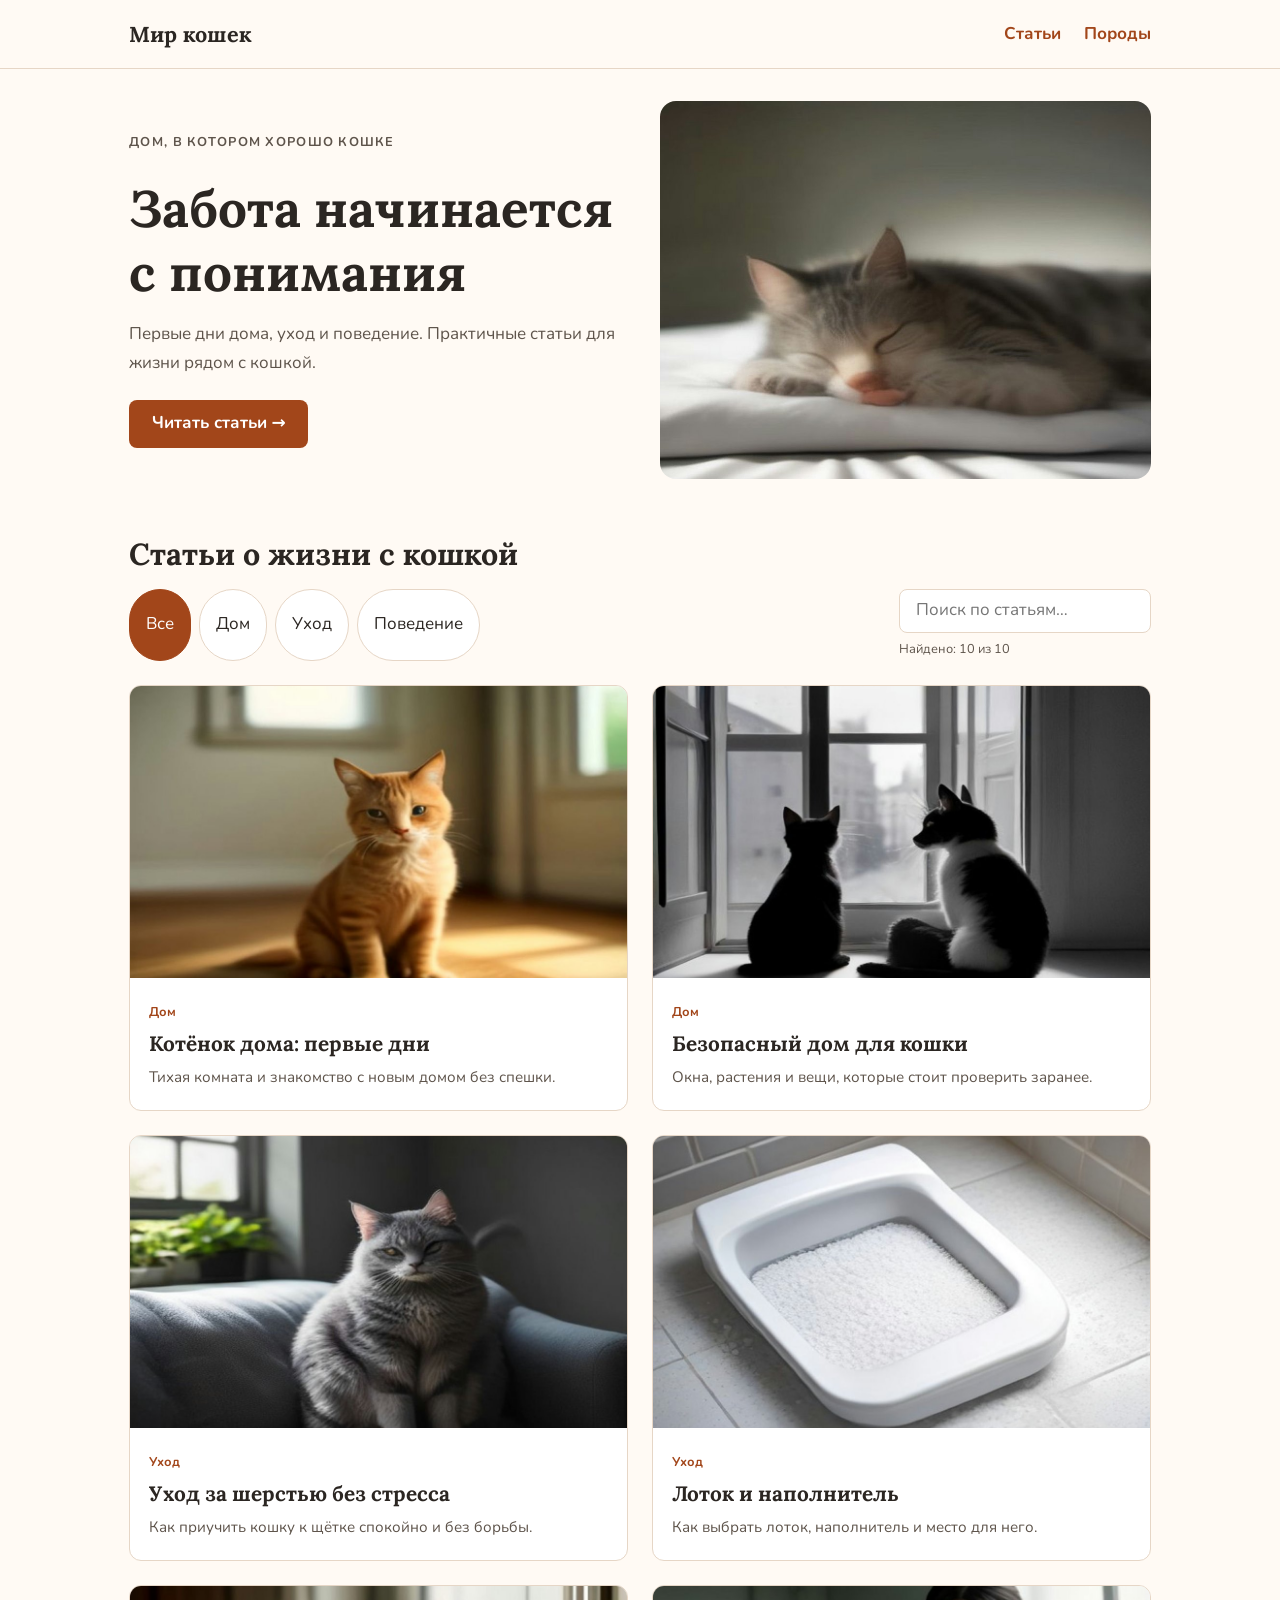
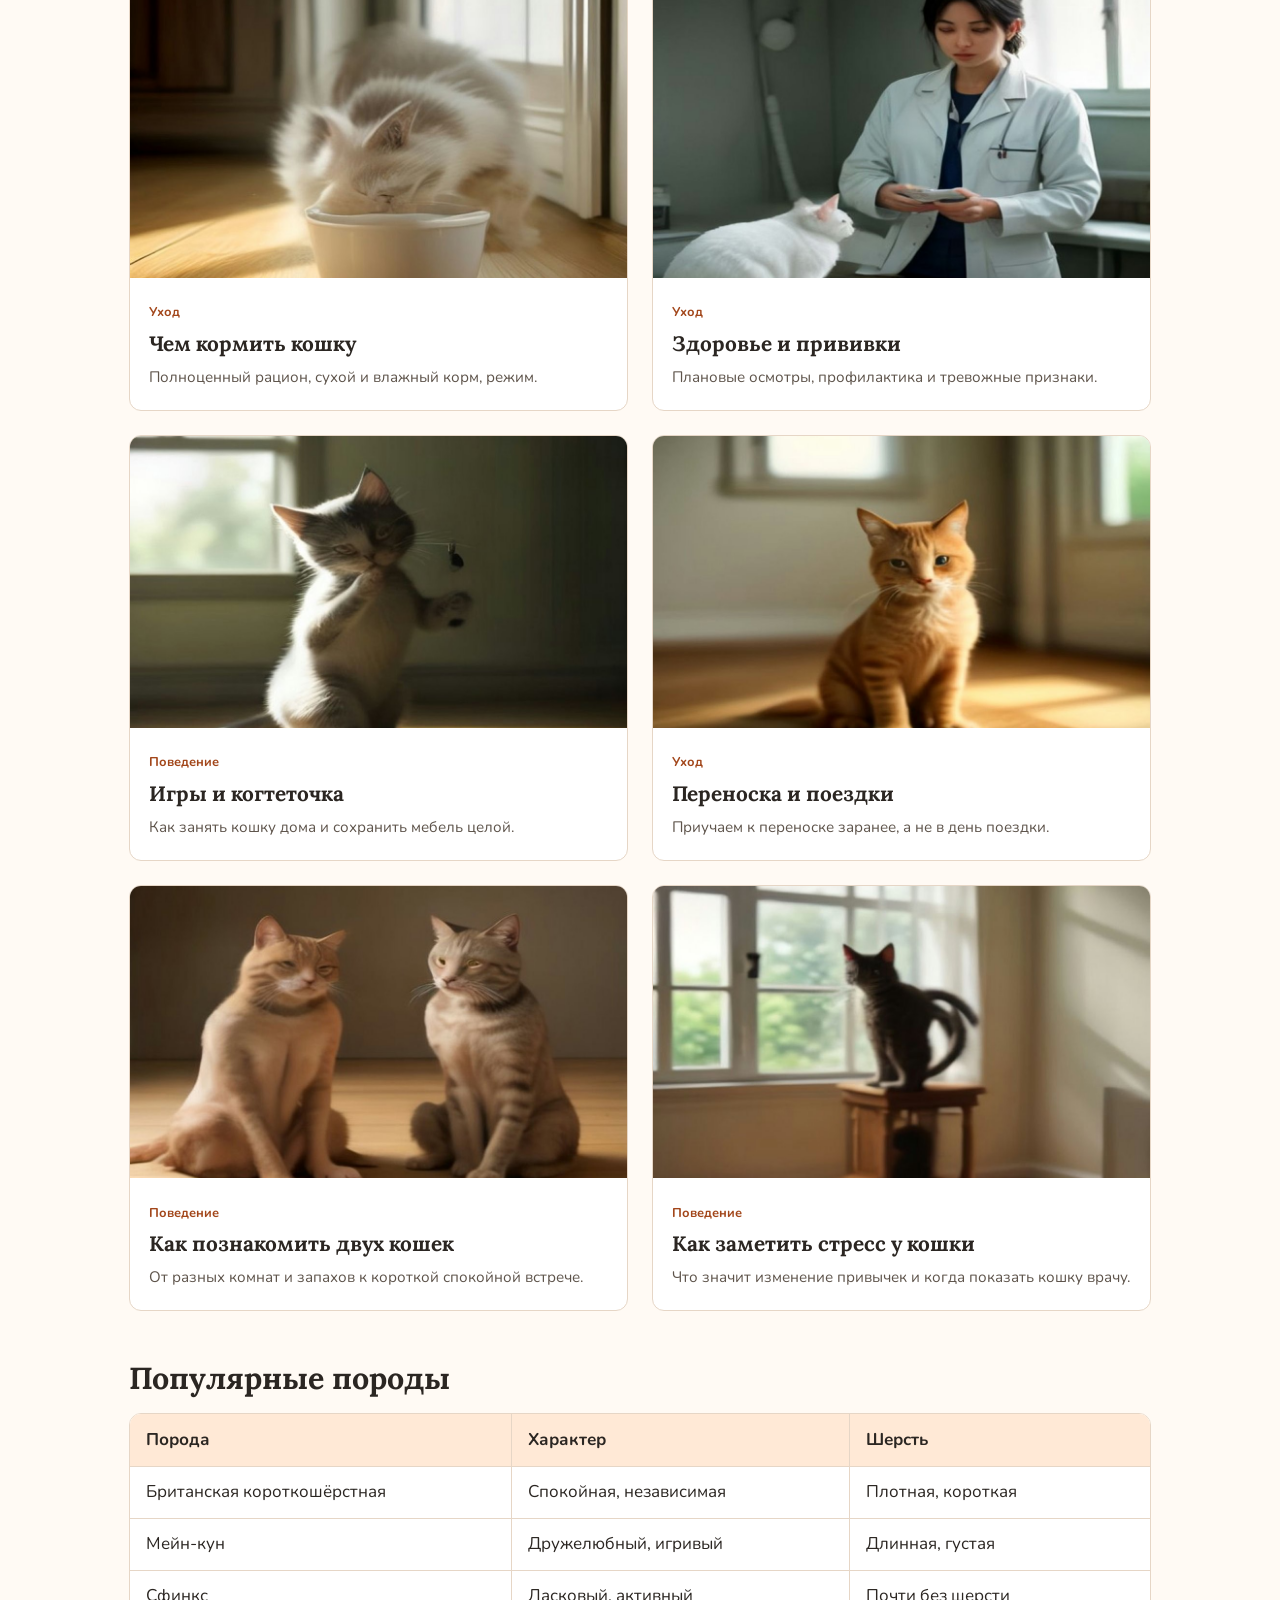
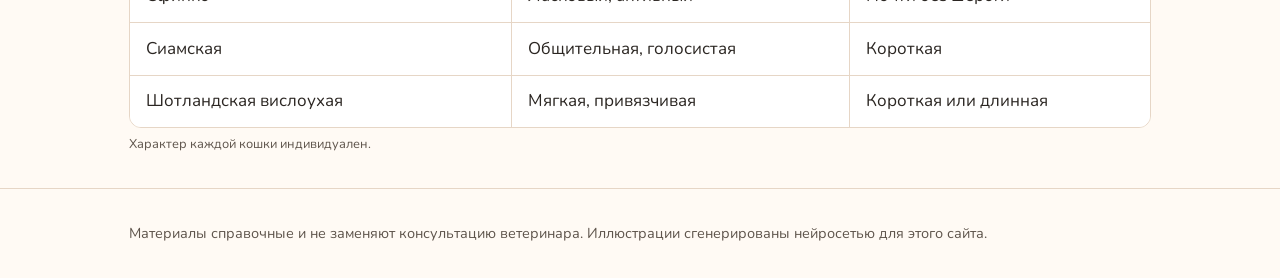
<file: index.html>
<!doctype html><html lang="ru"><head><meta charset="utf-8"><meta name="viewport" content="width=device-width,initial-scale=1"><title>Мир кошек — содержание, уход, питание, здоровье</title><meta name="description" content="Статьи о кошках с фотографиями: котёнок дома, уход, питание, игры и поведение."><link rel="preconnect" href="https://fonts.googleapis.com"><link rel="preconnect" href="https://fonts.gstatic.com" crossorigin><link href="https://fonts.googleapis.com/css2?family=Lora:wght@600;700&family=Nunito:wght@400;700&display=swap" rel="stylesheet"><link rel="stylesheet" href="app.css"></head><body><header><div class="bar"><a class="logo" href="index.html">Мир кошек</a><nav id="menu" aria-label="Меню"><a href="#articles">Статьи</a><a href="#breeds">Породы</a></nav></div></header><main><section class="hero"><div><p class="eyebrow">Дом, в котором хорошо кошке</p><h1>Забота начинается с понимания</h1><p>Первые дни дома, уход и поведение. Практичные статьи для жизни рядом с кошкой.</p><a class="btn" href="#articles">Читать статьи →</a></div><figure id="hero-img"></figure></section><section id="articles"><h2 class="t">Статьи о жизни с кошкой</h2><div class="ctl"><div class="f" role="group" aria-label="Тема"><button data-f="Все" aria-pressed="true">Все</button><button data-f="Дом" aria-pressed="false">Дом</button><button data-f="Уход" aria-pressed="false">Уход</button><button data-f="Поведение" aria-pressed="false">Поведение</button></div><div><label for="q" style="position:absolute;left:-999px">Поиск по статьям</label><input id="q" type="search" placeholder="Поиск по статьям…" autocomplete="off"><p class="cap" id="cnt" aria-live="polite"></p></div></div><div class="cards" id="cards"></div><div id="empty" hidden><h3>Такой статьи пока нет</h3><p>Попробуйте другое слово.</p><button class="btn" id="reset">Показать все</button></div></section><section id="breeds"><h2 class="t">Популярные породы</h2><div class="tw"><table><thead><tr><th>Порода</th><th>Характер</th><th>Шерсть</th></tr></thead><tbody><tr><td>Британская короткошёрстная</td><td>Спокойная, независимая</td><td>Плотная, короткая</td></tr><tr><td>Мейн-кун</td><td>Дружелюбный, игривый</td><td>Длинная, густая</td></tr><tr><td>Сфинкс</td><td>Ласковый, активный</td><td>Почти без шерсти</td></tr><tr><td>Сиамская</td><td>Общительная, голосистая</td><td>Короткая</td></tr><tr><td>Шотландская вислоухая</td><td>Мягкая, привязчивая</td><td>Короткая или длинная</td></tr></tbody></table></div><p class="cap">Характер каждой кошки индивидуален.</p></section></main><footer><p>Материалы справочные и не заменяют консультацию ветеринара. Иллюстрации сгенерированы нейросетью для этого сайта.</p></footer><script src="data.js"></script><script src="app.js"></script></body></html>
</file>
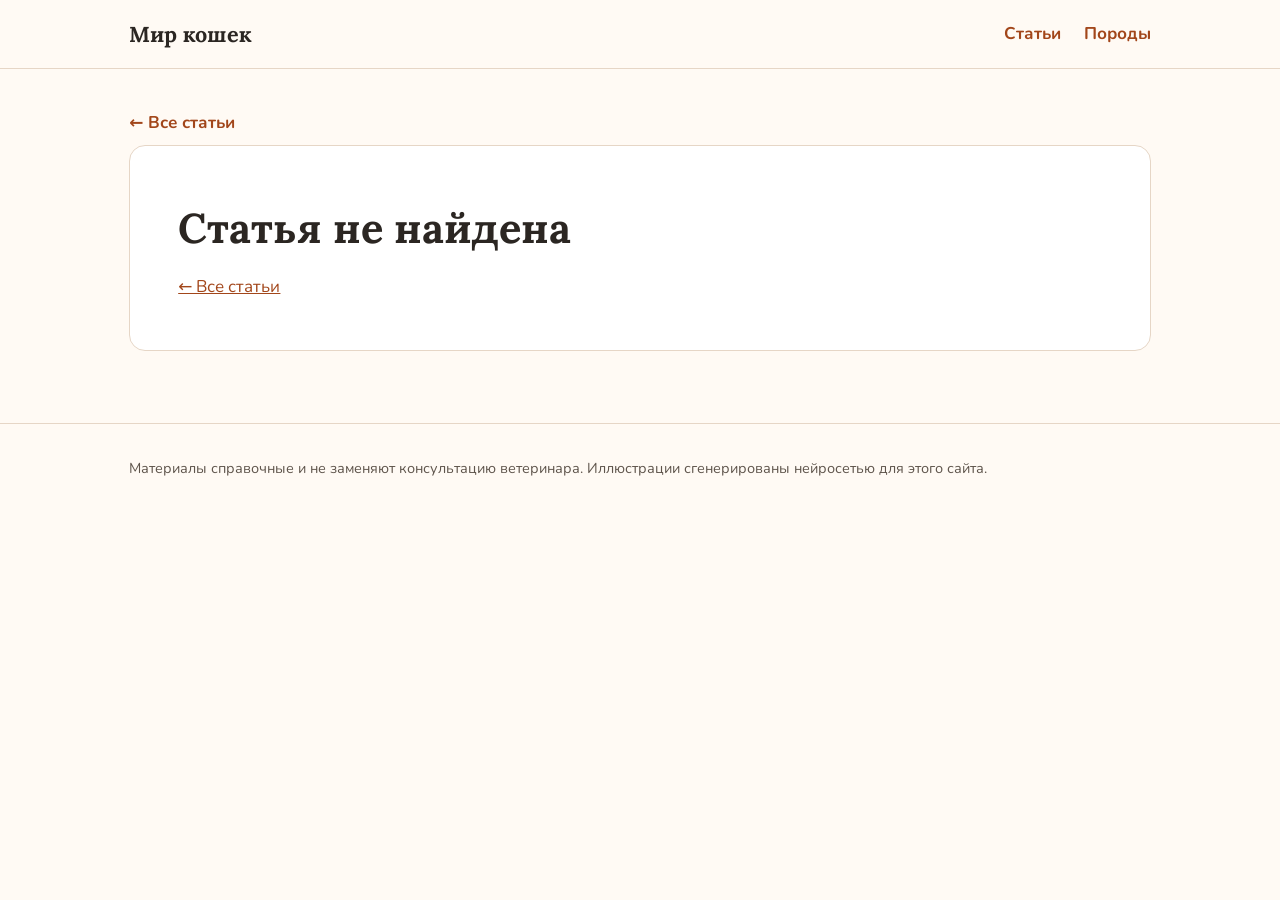
<file: article.html>
<!doctype html><html lang="ru"><head><meta charset="utf-8"><meta name="viewport" content="width=device-width,initial-scale=1"><title>Статья — Мир кошек</title><meta name="description" content="Статья о жизни с кошкой."><link rel="preconnect" href="https://fonts.googleapis.com"><link rel="preconnect" href="https://fonts.gstatic.com" crossorigin><link href="https://fonts.googleapis.com/css2?family=Lora:wght@600;700&family=Nunito:wght@400;700&display=swap" rel="stylesheet"><link rel="stylesheet" href="app.css"></head><body><header><div class="bar"><a class="logo" href="index.html">Мир кошек</a><nav aria-label="Меню"><a href="index.html#articles">Статьи</a><a href="index.html#breeds">Породы</a></nav></div></header><main><a class="back" href="index.html#articles">← Все статьи</a><article class="art" id="article"></article><section class="rel" id="related"></section></main><footer><p>Материалы справочные и не заменяют консультацию ветеринара. Иллюстрации сгенерированы нейросетью для этого сайта.</p></footer><script src="data.js"></script><script src="app.js"></script></body></html>
</file>
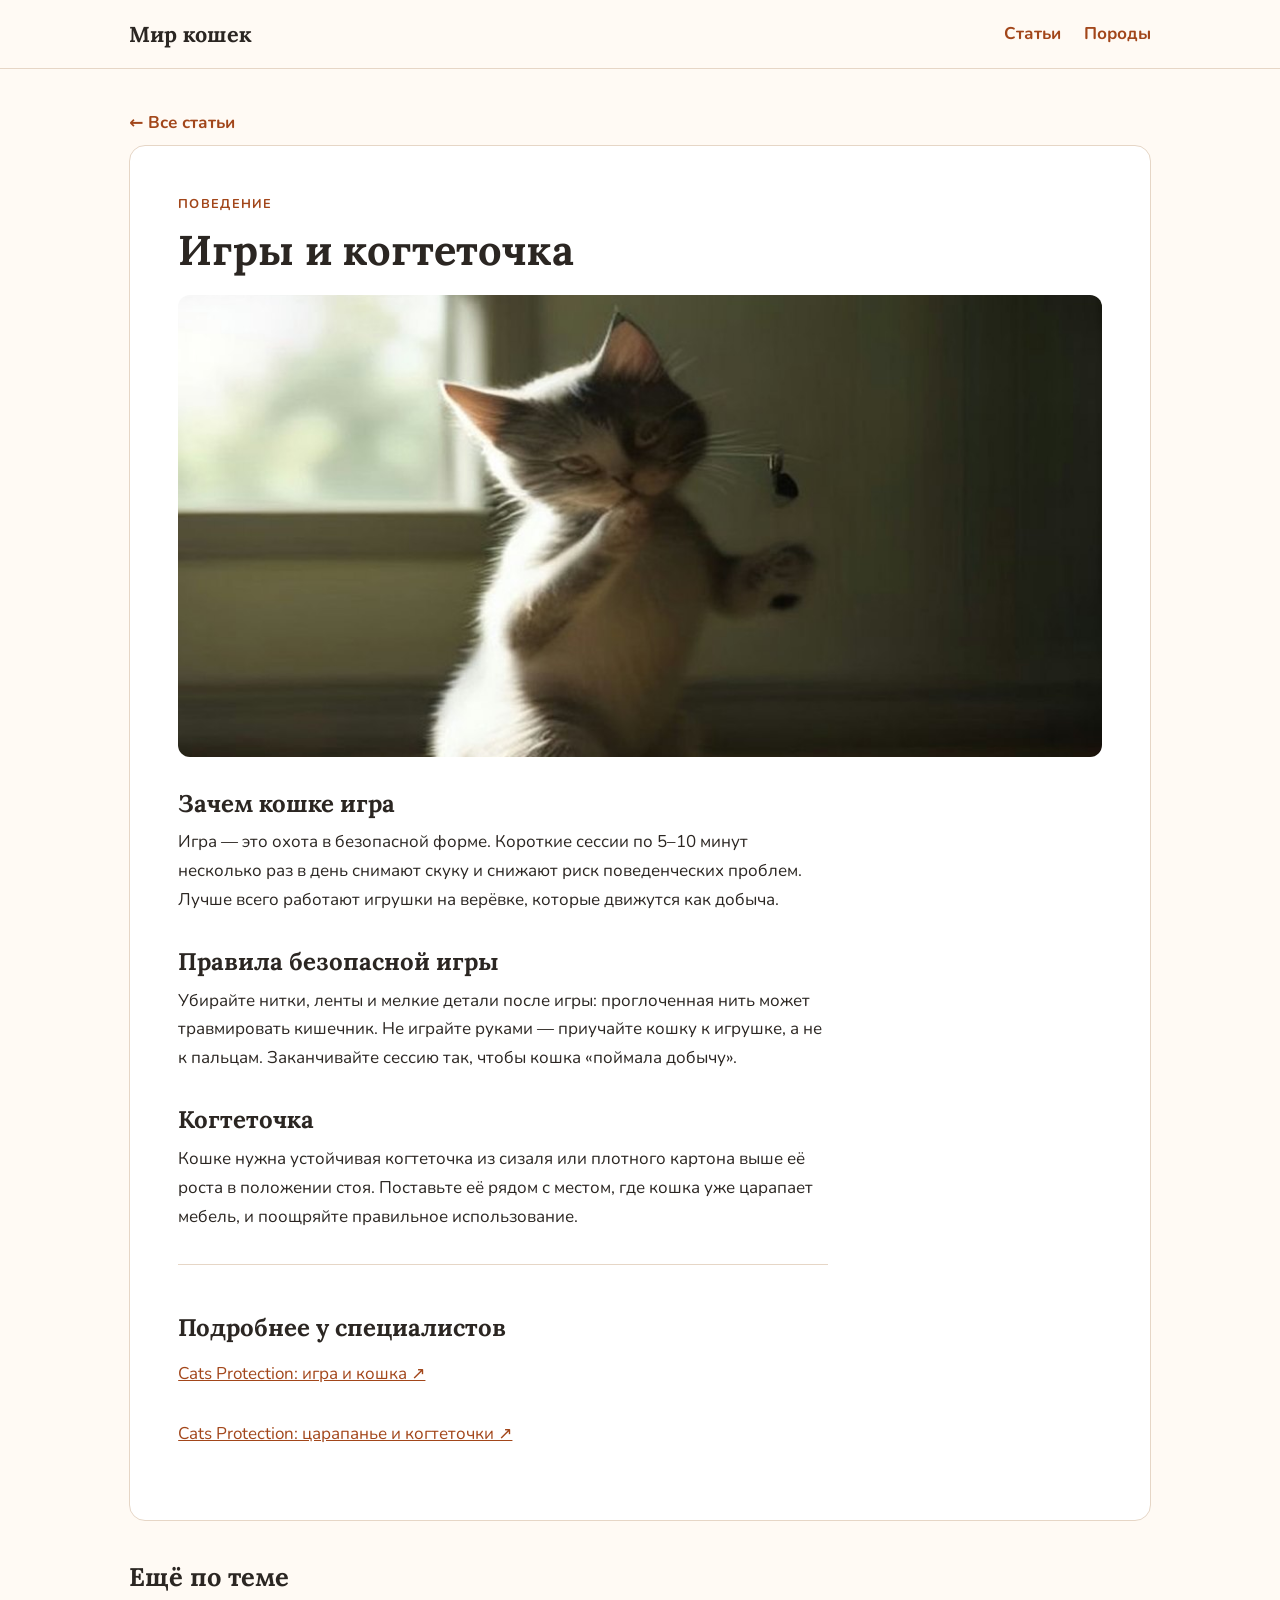
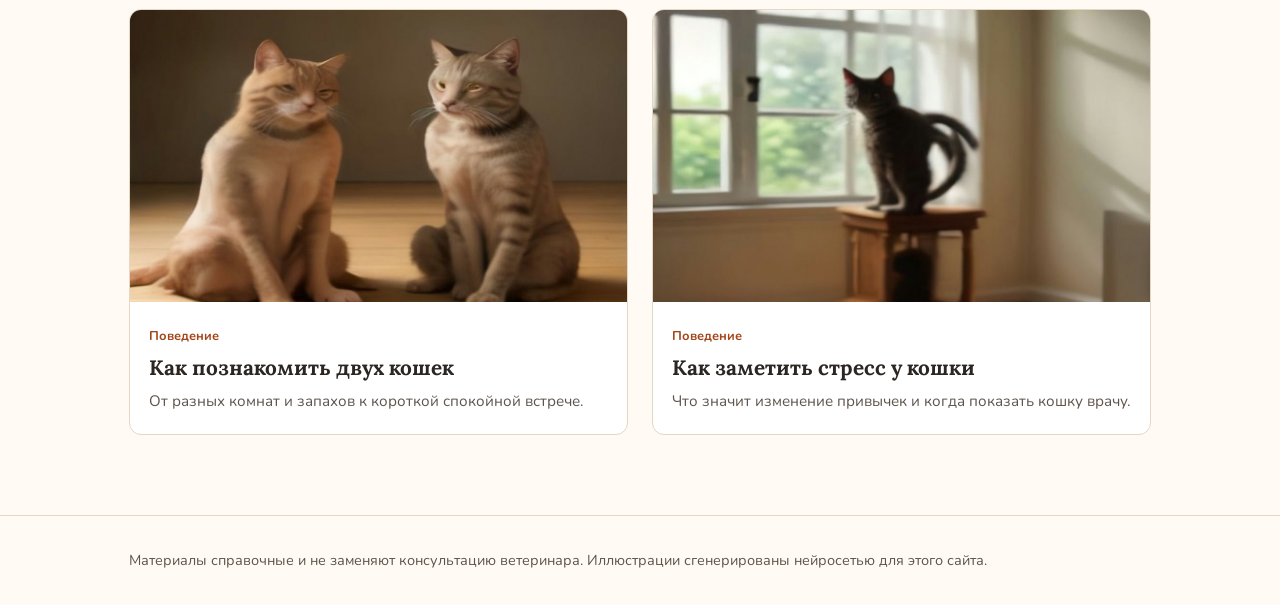
<file: articles/igry.html>
<!doctype html><html lang="ru"><head><meta charset="utf-8"><meta name="viewport" content="width=device-width,initial-scale=1"><title>Игры и когтеточка — Мир кошек</title><link rel="canonical" href="../article.html?a=igry"><meta http-equiv="refresh" content="0; url=../article.html?a=igry"><meta name="robots" content="noindex"><script>location.replace('../article.html?a=igry')</script></head><body><p>Статья переехала: <a href="../article.html?a=igry">Игры и когтеточка</a>.</p></body></html>
</file>
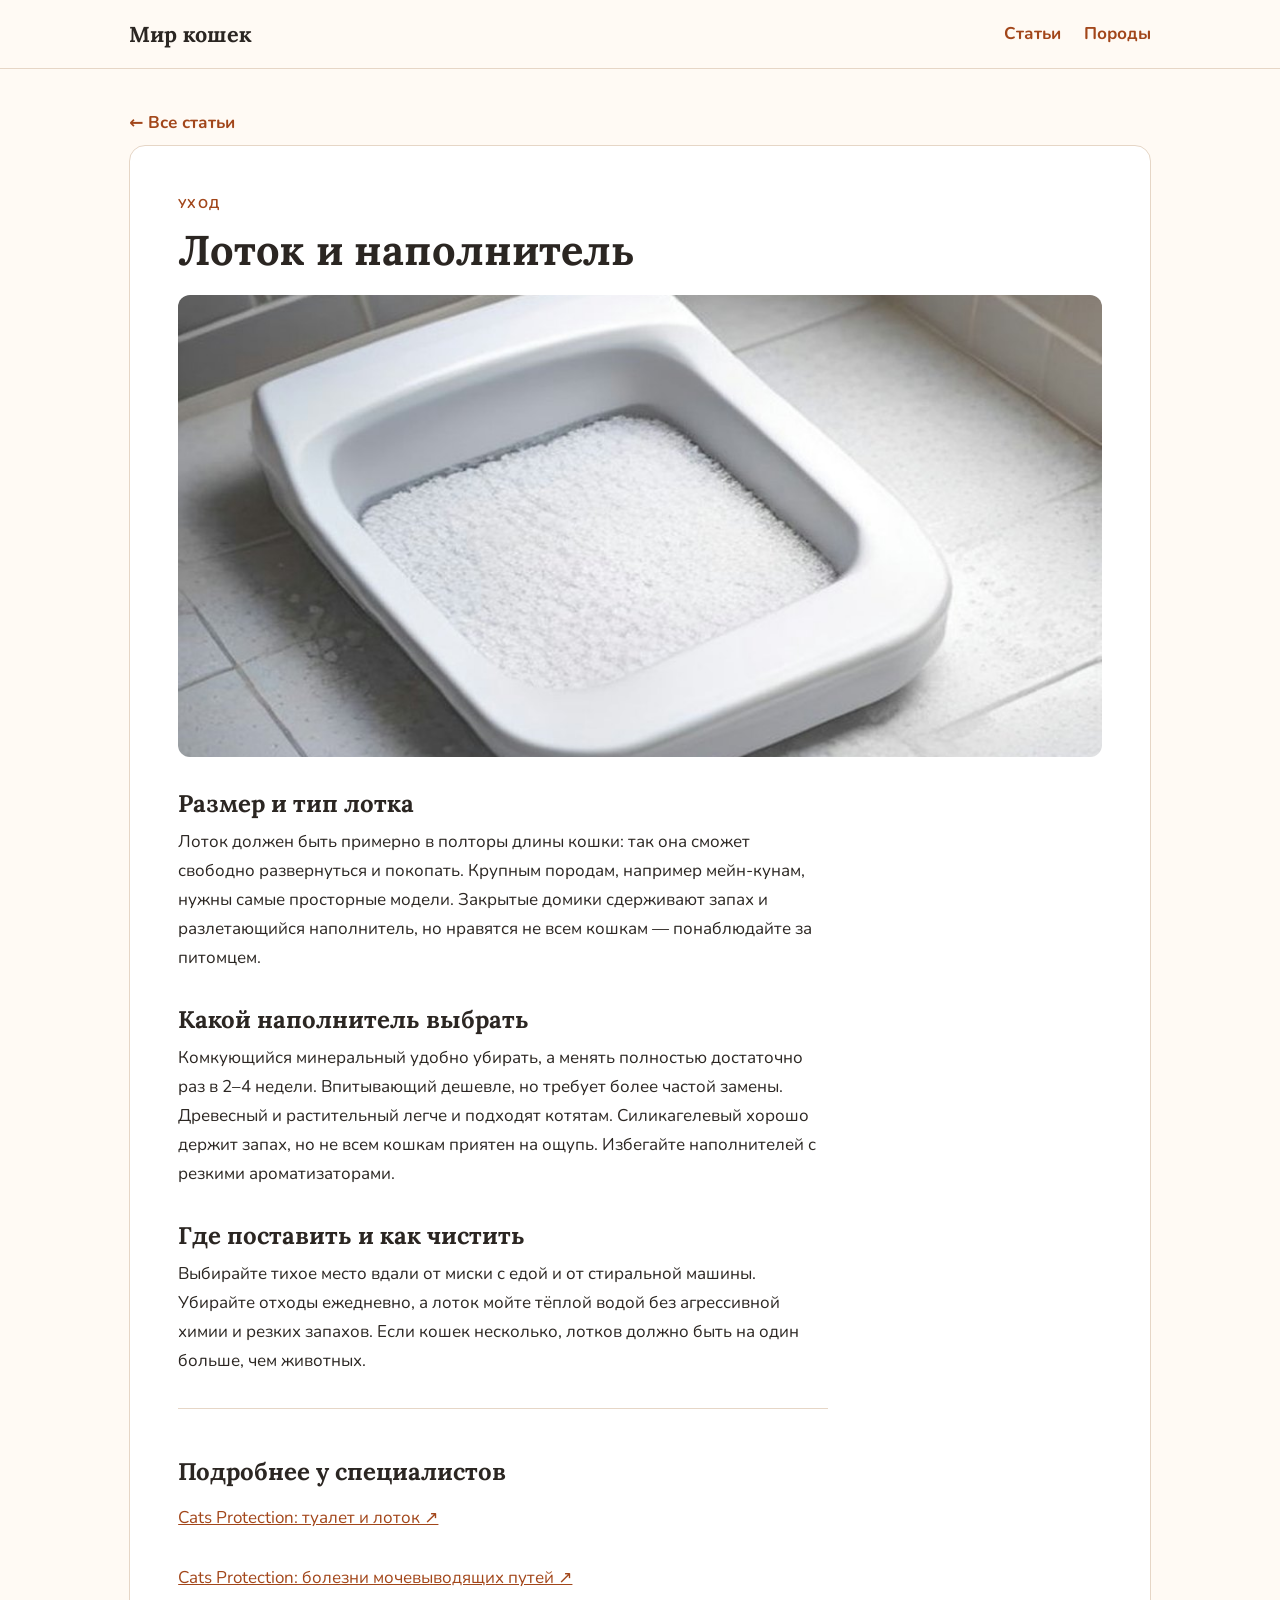
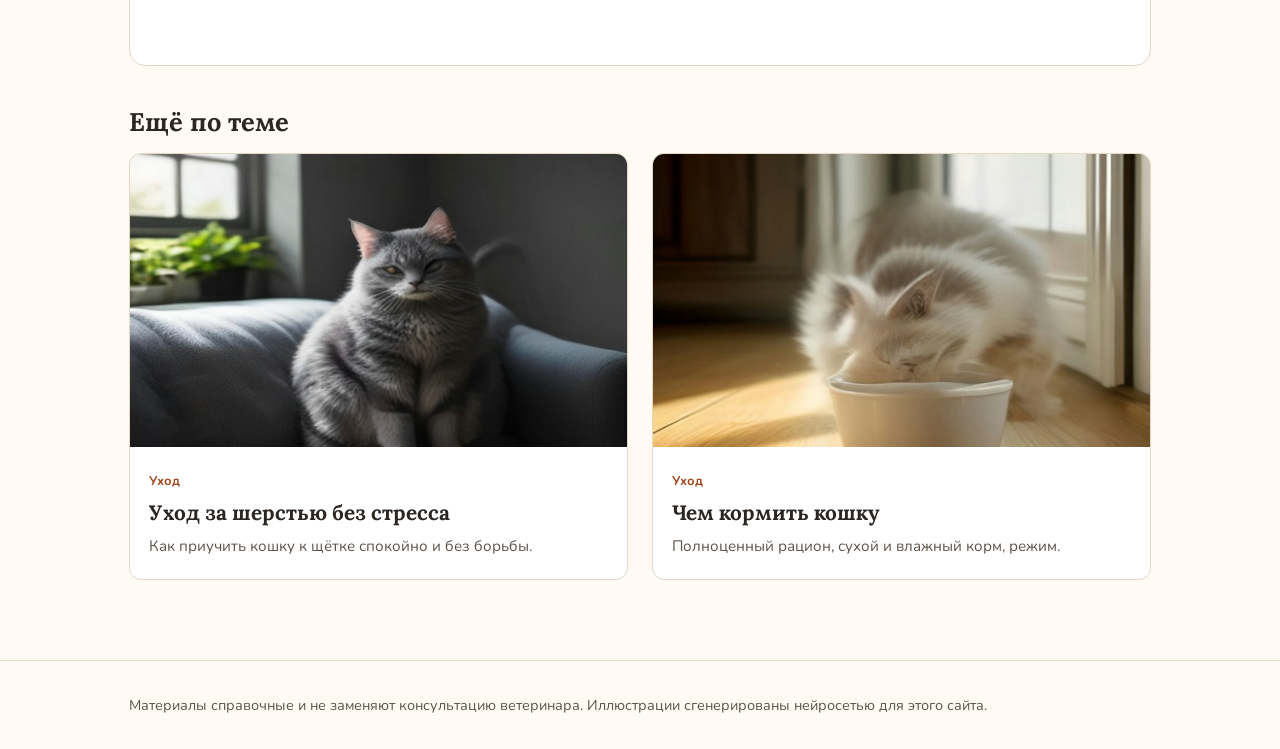
<file: articles/lotok.html>
<!doctype html><html lang="ru"><head><meta charset="utf-8"><meta name="viewport" content="width=device-width,initial-scale=1"><title>Лоток и наполнитель — Мир кошек</title><link rel="canonical" href="../article.html?a=lotok"><meta http-equiv="refresh" content="0; url=../article.html?a=lotok"><meta name="robots" content="noindex"><script>location.replace('../article.html?a=lotok')</script></head><body><p>Статья переехала: <a href="../article.html?a=lotok">Лоток и наполнитель</a>.</p></body></html>
</file>
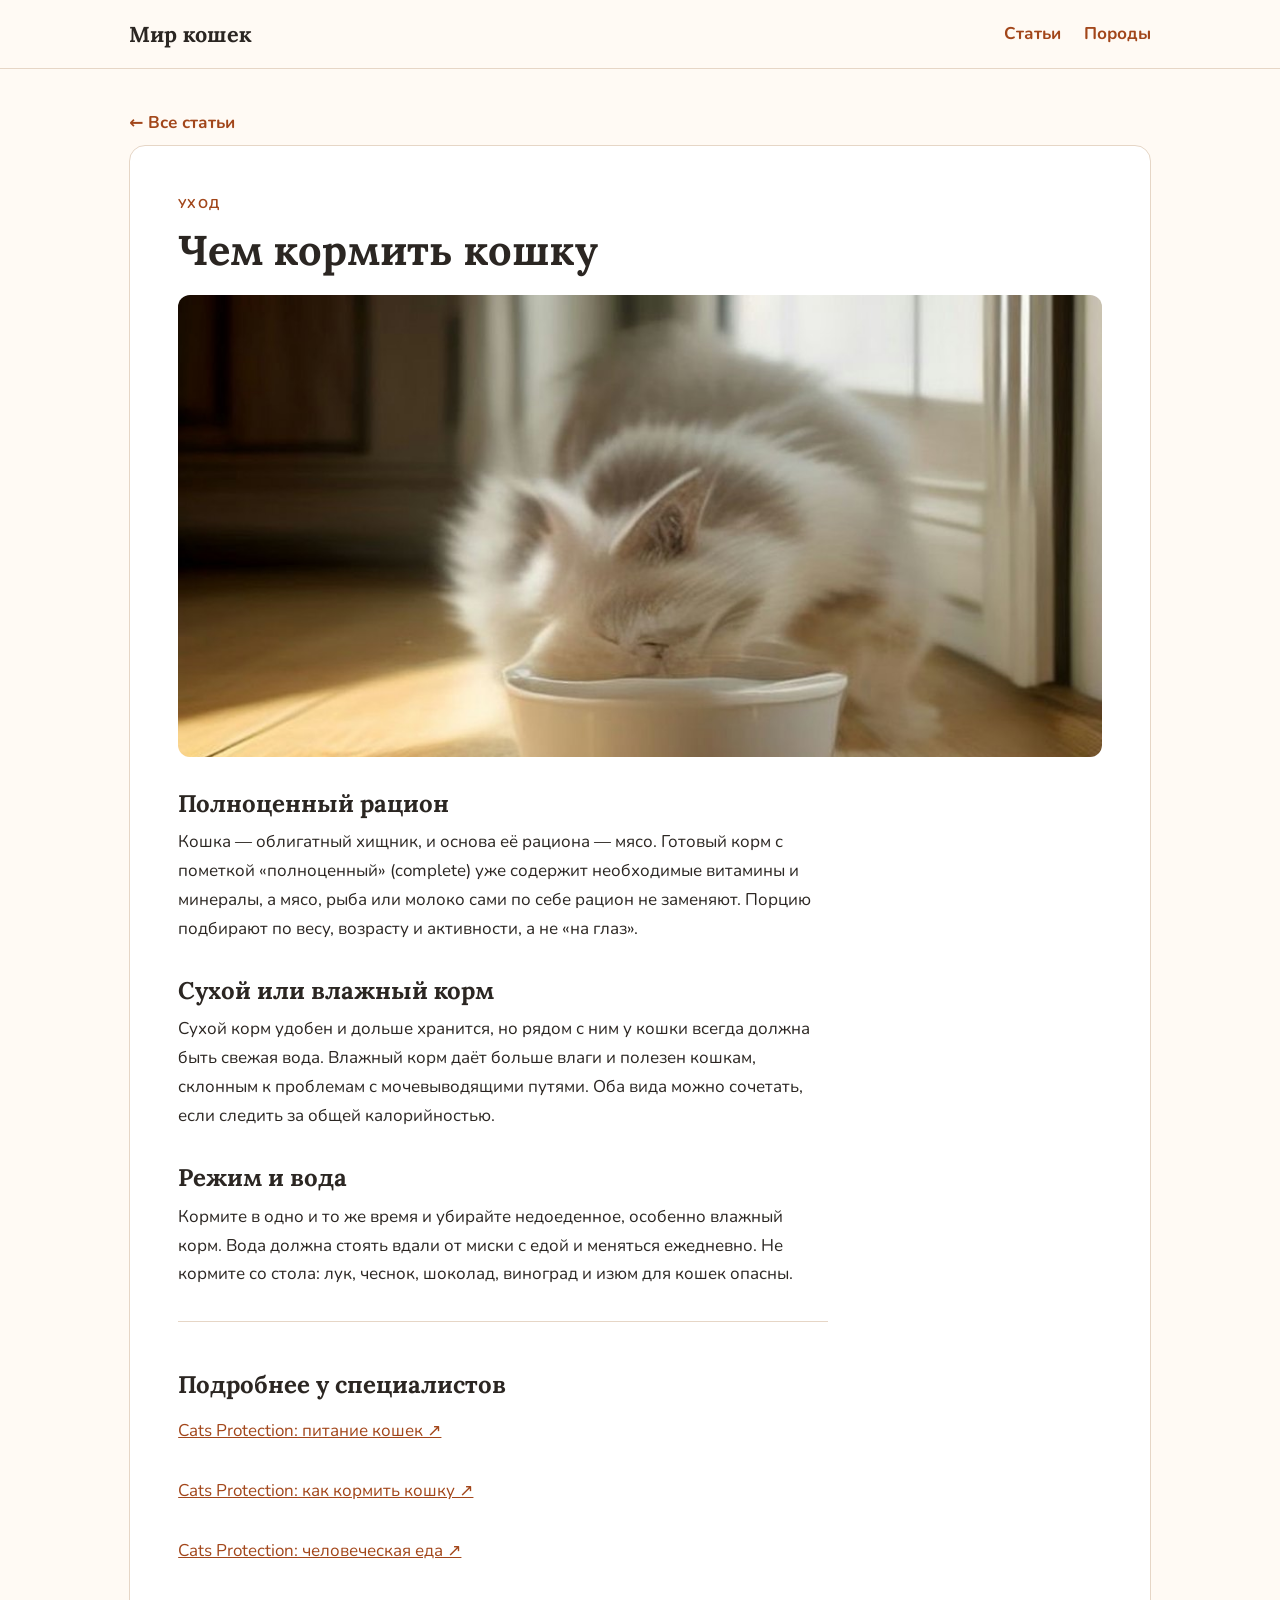
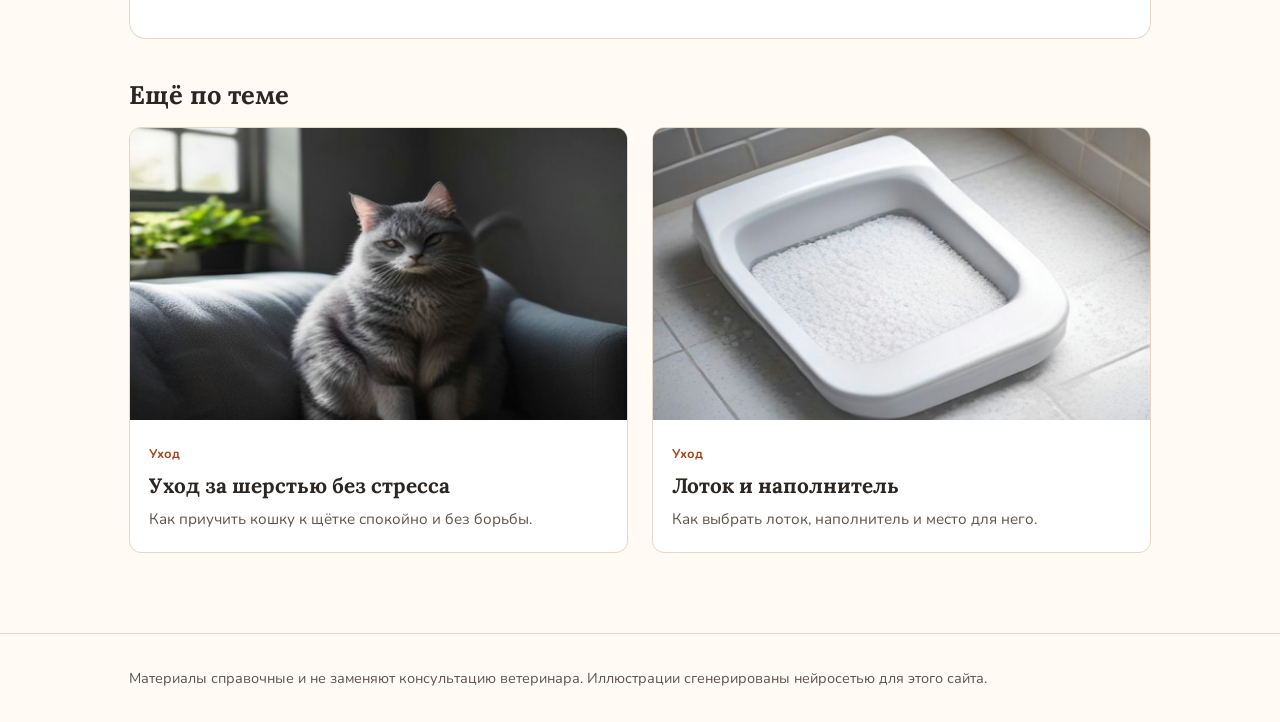
<file: articles/pitanie.html>
<!doctype html><html lang="ru"><head><meta charset="utf-8"><meta name="viewport" content="width=device-width,initial-scale=1"><title>Чем кормить кошку — Мир кошек</title><link rel="canonical" href="../article.html?a=pitanie"><meta http-equiv="refresh" content="0; url=../article.html?a=pitanie"><meta name="robots" content="noindex"><script>location.replace('../article.html?a=pitanie')</script></head><body><p>Статья переехала: <a href="../article.html?a=pitanie">Чем кормить кошку</a>.</p></body></html>
</file>
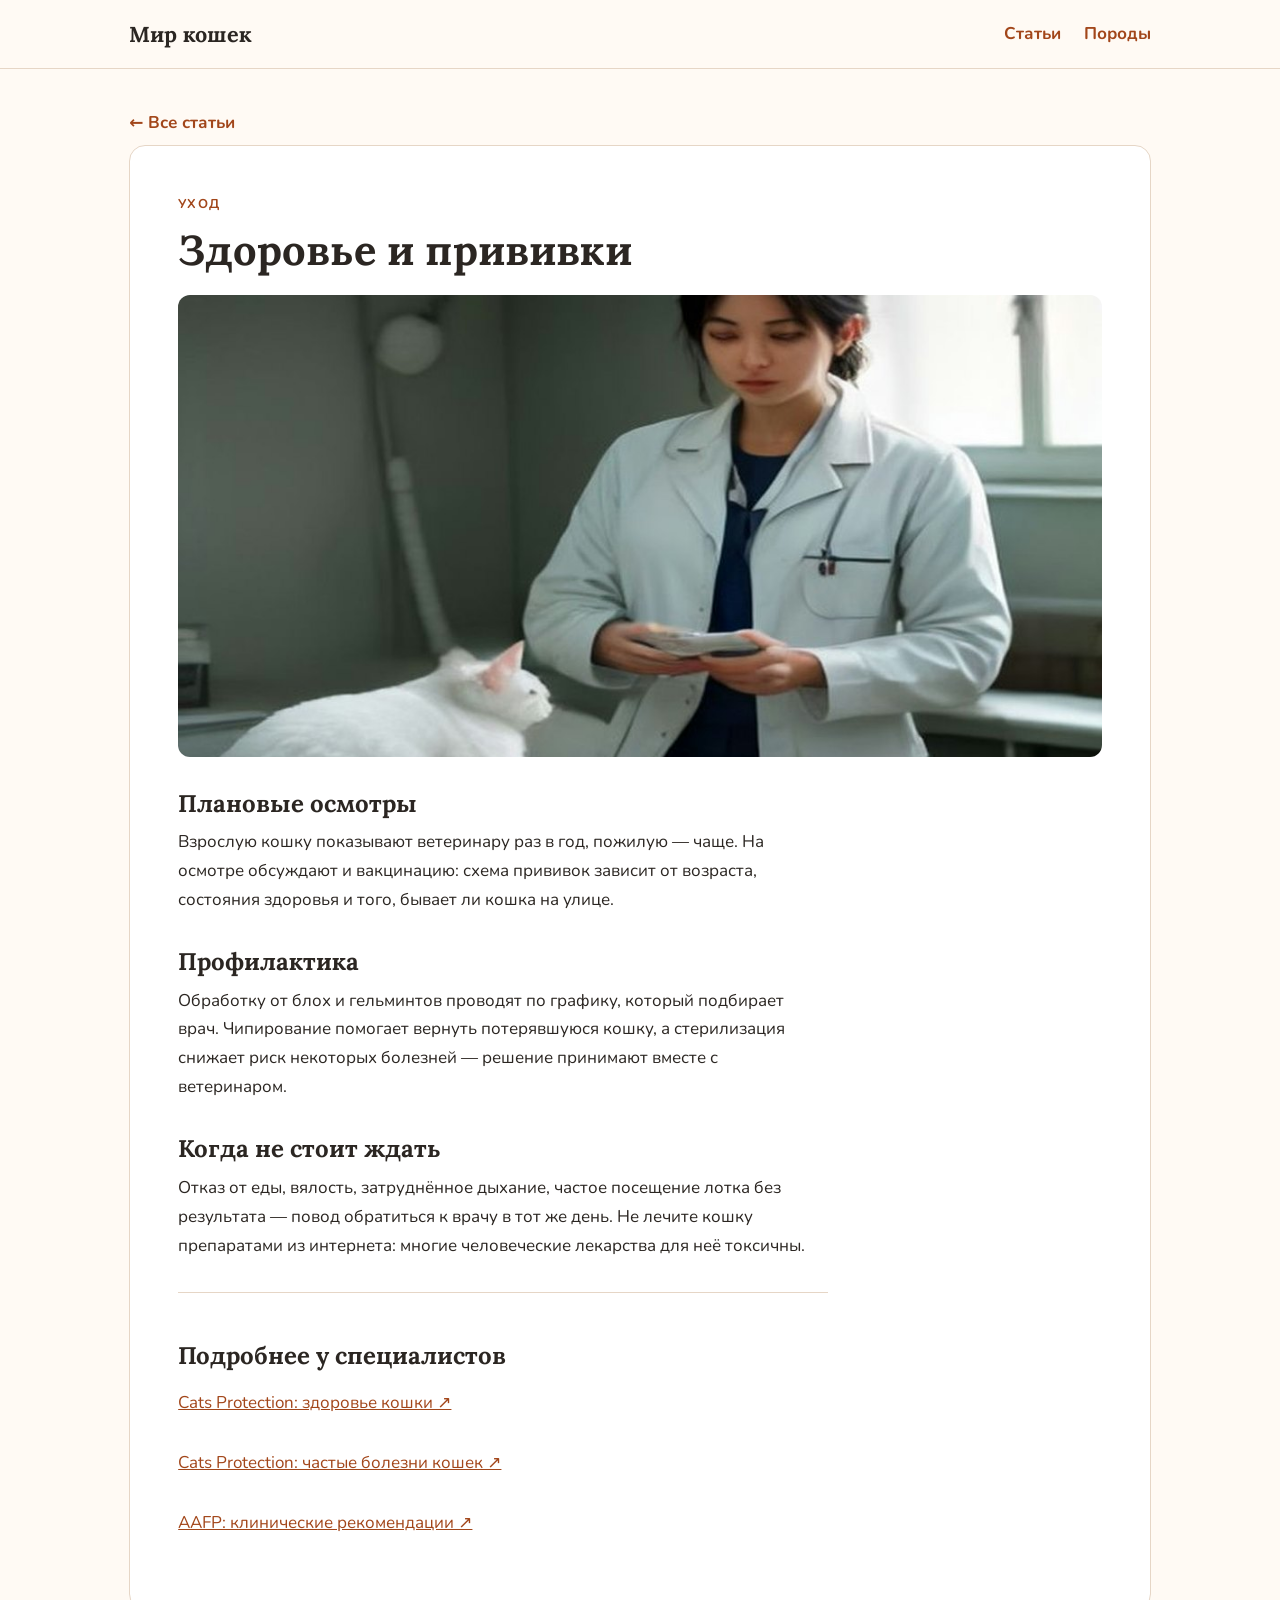
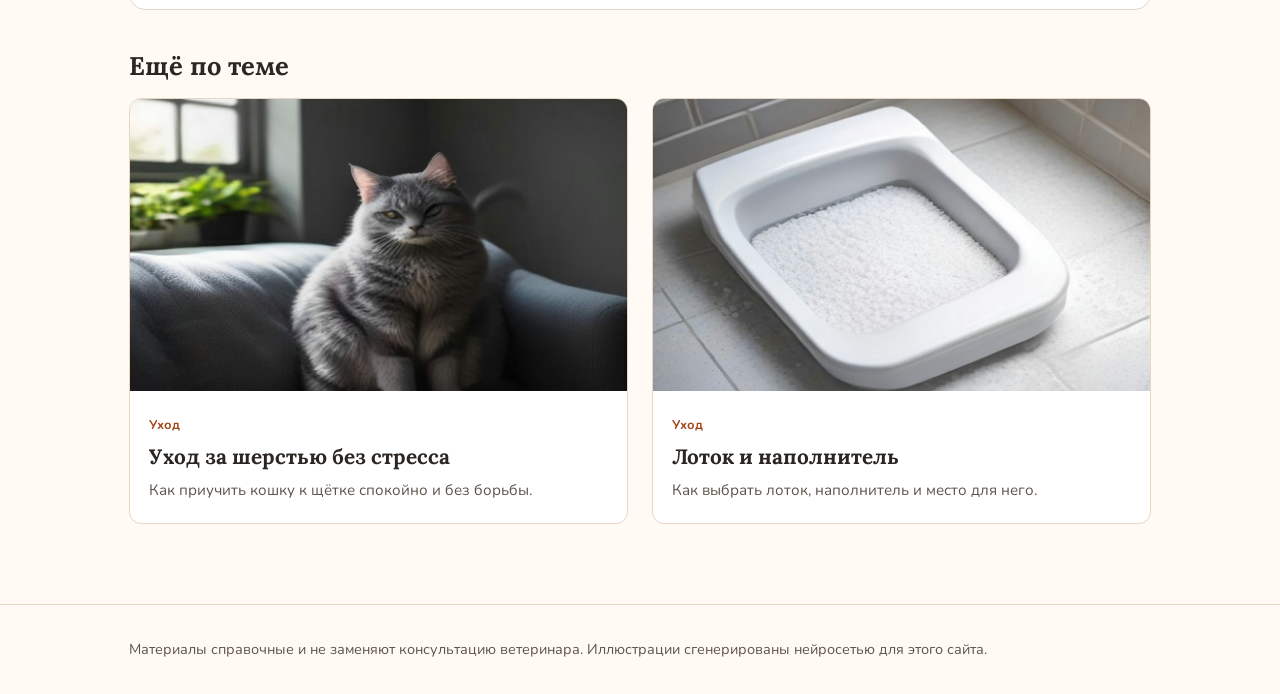
<file: articles/zdorovie.html>
<!doctype html><html lang="ru"><head><meta charset="utf-8"><meta name="viewport" content="width=device-width,initial-scale=1"><title>Здоровье и прививки — Мир кошек</title><link rel="canonical" href="../article.html?a=zdorovie"><meta http-equiv="refresh" content="0; url=../article.html?a=zdorovie"><meta name="robots" content="noindex"><script>location.replace('../article.html?a=zdorovie')</script></head><body><p>Статья переехала: <a href="../article.html?a=zdorovie">Здоровье и прививки</a>.</p></body></html>
</file>
<file: app.css>
:root{--bg:#fffaf4;--sf:#fff;--sf2:#ffe9d6;--tx:#2b2622;--mu:#5e544b;--ac:#a2461a;--ac2:#7d3512;--bd:#e6d6c6;color-scheme:light}@media(prefers-color-scheme:dark){:root{--bg:#1c1a18;--sf:#25221f;--sf2:#33291f;--tx:#f1ebe4;--mu:#c3b8ac;--ac:#f0a46c;--ac2:#ffc79c;--bd:#403a34;color-scheme:dark}}*{box-sizing:border-box;margin:0;padding:0}html{scroll-behavior:smooth;scroll-padding-top:5rem}body{font:17px/1.7 Nunito,system-ui,sans-serif;background:var(--bg);color:var(--tx)}h1,h2,h3{font-family:Lora,Georgia,serif;line-height:1.25}a{color:var(--ac)}img{display:block;max-width:100%;height:auto;background:var(--sf2)}header{position:sticky;top:0;z-index:5;background:var(--bg);border-bottom:1px solid var(--bd)}.bar,main,footer p{max-width:1060px;margin:auto;padding:0 1.2rem}.bar{display:flex;align-items:center;justify-content:space-between;min-height:68px}.logo{font:700 1.35rem Lora,serif;color:var(--tx);text-decoration:none}nav a{margin-left:1.4rem;font-weight:700;text-decoration:none;display:inline-flex;align-items:center;min-height:44px}main{padding-top:2rem;padding-bottom:2rem}.hero{display:grid;grid-template-columns:1fr 1fr;gap:2.5rem;align-items:center;margin-bottom:3.5rem}.hero h1{font-size:clamp(2rem,5vw,3.2rem);margin:.5rem 0 1rem}.hero p{color:var(--mu);margin-bottom:1.4rem}.eyebrow{font-size:.8rem;font-weight:700;letter-spacing:.1em;text-transform:uppercase;color:var(--ac)}.btn{display:inline-flex;align-items:center;min-height:44px;padding:.6rem 1.4rem;background:var(--ac);color:#fff;border-radius:8px;text-decoration:none;font-weight:700}.hero img{width:100%;aspect-ratio:1.3;object-fit:cover;border-radius:16px}.cap{font-size:.8rem;color:var(--mu);margin-top:.4rem}h2.t{font-size:1.9rem;margin-bottom:1rem}.ctl{display:flex;justify-content:space-between;gap:1rem;flex-wrap:wrap;margin-bottom:1.5rem}.f{display:flex;gap:.5rem;flex-wrap:wrap}.f button{min-height:44px;padding:0 1rem;border:1px solid var(--bd);border-radius:99px;background:var(--sf);color:var(--tx);font:inherit;cursor:pointer}.f button[aria-pressed=true]{background:var(--ac);color:#fff;border-color:var(--ac)}#q{min-height:44px;padding:0 1rem;border:1px solid var(--bd);border-radius:8px;background:var(--sf);color:var(--tx);font:inherit;width:min(100%,300px)}.cards{display:grid;grid-template-columns:repeat(2,1fr);gap:1.5rem;margin-bottom:3rem}.card{display:block;background:var(--sf);border:1px solid var(--bd);border-radius:12px;overflow:hidden;text-decoration:none;color:var(--tx)}.card:hover{border-color:var(--ac)}.card img{width:100%;aspect-ratio:1.7;object-fit:cover}.cb{padding:1.2rem}.card .m{font-size:.8rem;font-weight:700;color:var(--ac)}.card h3{margin:.3rem 0 .5rem;font-size:1.3rem}.card p{color:var(--mu);font-size:.95rem}.card[hidden],#empty[hidden]{display:none}#empty{padding:2rem;background:var(--sf2);border-radius:12px;margin-bottom:2rem}.tw{overflow-x:auto;border:1px solid var(--bd);border-radius:12px}table{width:100%;border-collapse:collapse;background:var(--sf)}th,td{padding:.7rem 1rem;text-align:left;border-bottom:1px solid var(--bd);border-right:1px solid var(--bd)}th{background:var(--sf2)}tr:last-child td{border-bottom:0}th:last-child,td:last-child{border-right:0}.back{display:inline-flex;align-items:center;min-height:44px;font-weight:700;text-decoration:none}.art{background:var(--sf);border:1px solid var(--bd);border-radius:16px;padding:clamp(1.2rem,4vw,3rem)}.art h1{font-size:clamp(1.8rem,4vw,2.6rem);margin:.5rem 0 1.2rem;max-width:22ch}.art .cover{width:100%;aspect-ratio:2;object-fit:cover;border-radius:12px;margin-bottom:.4rem}.prose{max-width:65ch;margin-top:1.5rem}.prose h2{font-size:1.5rem;margin:2rem 0 .6rem}.prose p{margin-bottom:1rem}.src{border-top:1px solid var(--bd);margin-top:2rem;padding-top:1rem}.src a{display:inline-flex;align-items:center;min-height:44px}.rel{margin-top:2.5rem}.rel h2{margin-bottom:1rem}footer{border-top:1px solid var(--bd);padding:2rem 0;color:var(--mu);font-size:.9rem}:focus-visible{outline:2px solid var(--ac);outline-offset:3px}@media(max-width:700px){body{font-size:16px}.hero{grid-template-columns:1fr}.cards{grid-template-columns:1fr}nav a{margin-left:.9rem}.card h3{font-size:1.15rem}th,td{min-width:130px}}
</file>
